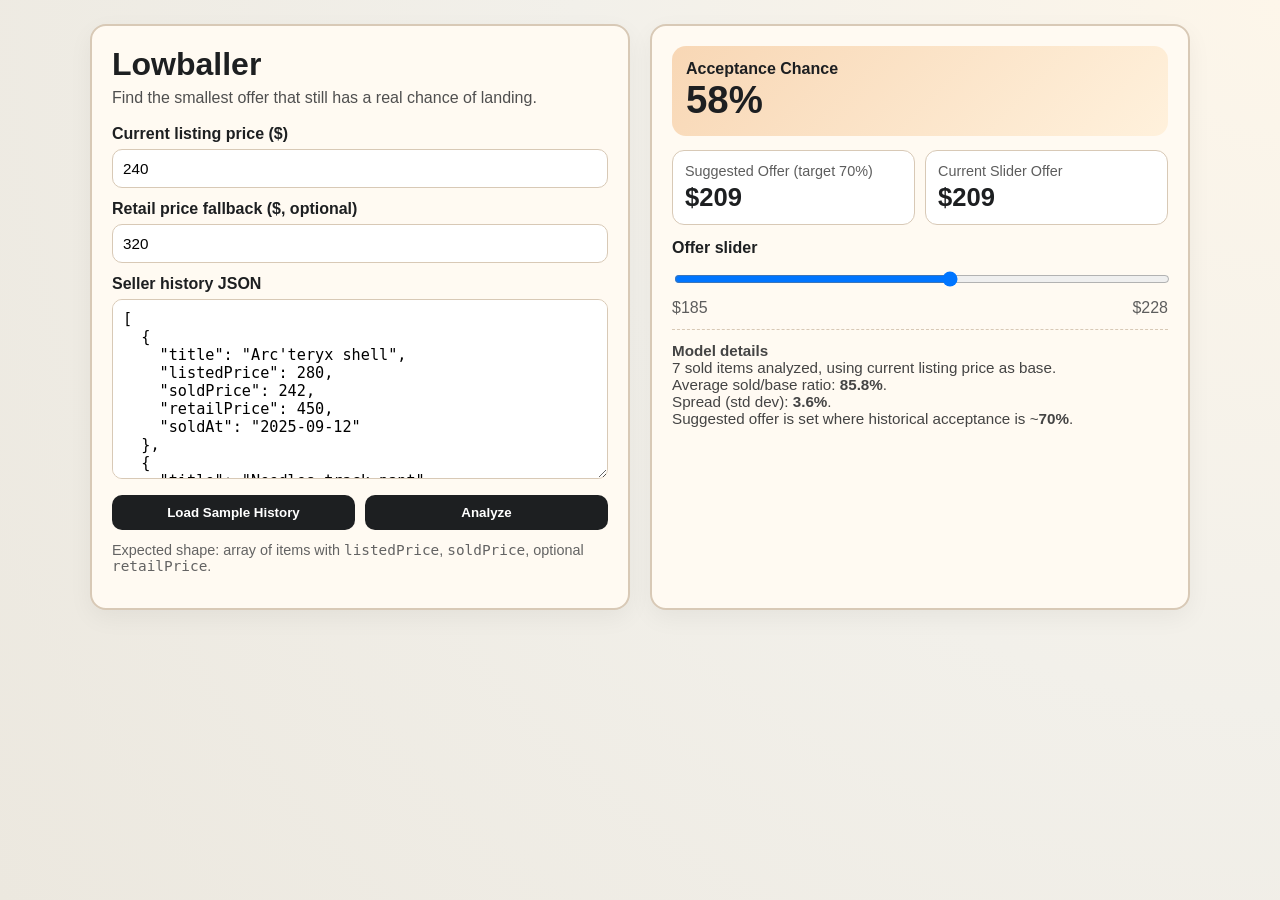
<file: index.html>
<!doctype html>
<html lang="en">
<head>
  <meta charset="UTF-8" />
  <meta name="viewport" content="width=device-width, initial-scale=1.0" />
  <title>Lowballer</title>
  <link rel="stylesheet" href="styles.css" />
</head>
<body>
  <main class="app-shell">
    <section class="panel panel-left">
      <h1>Lowballer</h1>
      <p class="tagline">Find the smallest offer that still has a real chance of landing.</p>

      <label for="listingPrice">Current listing price ($)</label>
      <input id="listingPrice" type="number" min="1" step="1" value="240" />

      <label for="retailPrice">Retail price fallback ($, optional)</label>
      <input id="retailPrice" type="number" min="1" step="1" value="320" />

      <label for="historyInput">Seller history JSON</label>
      <textarea id="historyInput" spellcheck="false"></textarea>

      <div class="button-row">
        <button id="loadSampleBtn" type="button">Load Sample History</button>
        <button id="analyzeBtn" type="button">Analyze</button>
      </div>

      <p class="hint">Expected shape: array of items with <code>listedPrice</code>, <code>soldPrice</code>, optional <code>retailPrice</code>.</p>
    </section>

    <section class="panel panel-right">
      <div class="meter-wrap">
        <div class="meter-label">Acceptance Chance</div>
        <div id="acceptanceValue" class="meter-value">--%</div>
      </div>

      <div class="offer-wrap">
        <div class="offer-card">
          <div class="offer-label">Suggested Offer (target 70%)</div>
          <div id="suggestedOffer" class="offer-value">$--</div>
        </div>
        <div class="offer-card">
          <div class="offer-label">Current Slider Offer</div>
          <div id="sliderOffer" class="offer-value">$--</div>
        </div>
      </div>

      <label for="offerSlider">Offer slider</label>
      <input id="offerSlider" type="range" min="0" max="100" step="1" value="50" />

      <div class="range-row">
        <span id="rangeMin">$--</span>
        <span id="rangeMax">$--</span>
      </div>

      <div id="modelNotes" class="model-notes"></div>
    </section>
  </main>

  <script type="module" src="app.js"></script>
</body>
</html>
</file>
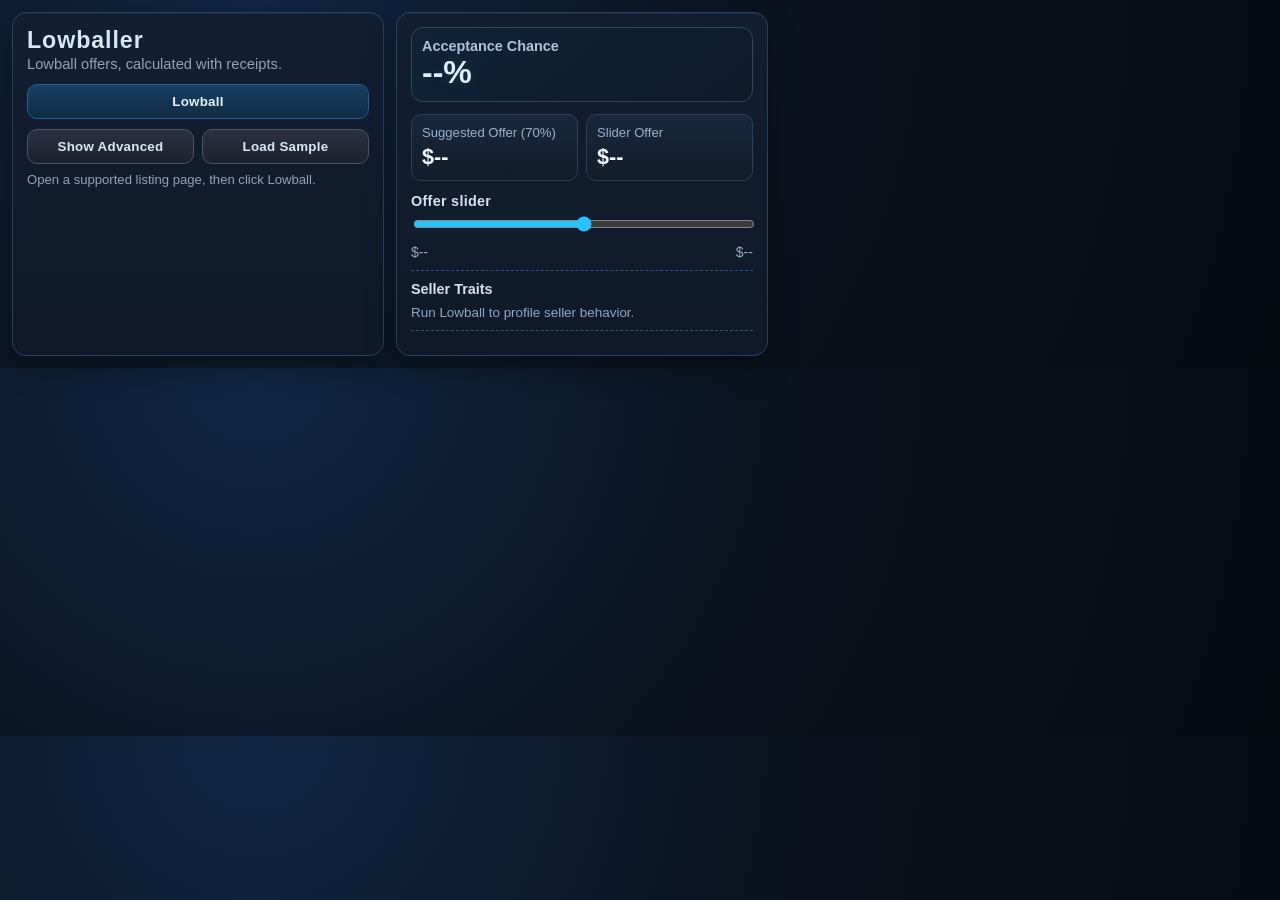
<file: popup.html>
<!doctype html>
<html lang="en">
<head>
  <meta charset="UTF-8" />
  <meta name="viewport" content="width=device-width, initial-scale=1.0" />
  <title>Lowballer</title>
  <link rel="stylesheet" href="popup.css" />
</head>
<body>
  <main class="app-shell">
    <section class="panel panel-left">
      <h1>Lowballer</h1>
      <p class="tagline">Lowball offers, calculated with receipts.</p>

      <div class="button-row top-row single">
        <button id="autoAnalyzeBtn" type="button">Lowball</button>
      </div>
      <div class="button-row">
        <button id="toggleAdvancedBtn" type="button" class="ghost">Show Advanced</button>
        <button id="loadSampleBtn" type="button" class="ghost">Load Sample</button>
      </div>

      <p id="pageStatus" class="status">Open a supported listing page, then click Lowball.</p>

      <div id="advancedPanel" class="hidden">
        <label for="listingPrice">Current listing price ($)</label>
        <input id="listingPrice" type="number" min="1" step="1" value="240" />

        <label for="retailPrice">Retail fallback ($, optional)</label>
        <input id="retailPrice" type="number" min="1" step="1" value="320" />

        <label for="historyInput">Seller history JSON</label>
        <textarea id="historyInput" spellcheck="false"></textarea>

        <div class="button-row">
          <button id="analyzeBtn" type="button">Analyze</button>
          <button id="clearBtn" type="button" class="ghost">Clear</button>
        </div>

        <p class="hint">Expected shape: array with <code>listedPrice</code>, <code>soldPrice</code>, optional <code>retailPrice</code>.</p>
      </div>
    </section>

    <section class="panel panel-right">
      <div class="meter-wrap">
        <div class="meter-label">Acceptance Chance</div>
        <div id="acceptanceValue" class="meter-value">--%</div>
      </div>

      <div class="offer-wrap">
        <div class="offer-card">
          <div class="offer-label">Suggested Offer (70%)</div>
          <div id="suggestedOffer" class="offer-value">$--</div>
        </div>
        <div class="offer-card">
          <div class="offer-label">Slider Offer</div>
          <div id="sliderOffer" class="offer-value">$--</div>
        </div>
      </div>

      <label for="offerSlider">Offer slider</label>
      <input id="offerSlider" type="range" min="0" max="100" step="1" value="50" />

      <div class="range-row">
        <span id="rangeMin">$--</span>
        <span id="rangeMax">$--</span>
      </div>

      <section class="traits-wrap">
        <div class="traits-label">Seller Traits</div>
        <div id="sellerTraits" class="traits-list">
          <span class="trait-empty">Run Lowball to profile seller behavior.</span>
        </div>
      </section>

      <div id="modelNotes" class="model-notes"></div>
    </section>
  </main>

  <script type="module" src="popup.js"></script>
</body>
</html>
</file>
<file: styles.css>
:root {
  --bg: #f2f0ea;
  --ink: #1d1f21;
  --accent: #d95f02;
  --accent-soft: #f8d7b5;
  --panel: #fffaf2;
  --border: #d8c9b6;
  --good: #2f855a;
  --warn: #c53030;
}

* {
  box-sizing: border-box;
}

body {
  margin: 0;
  font-family: "IBM Plex Sans", "Segoe UI", sans-serif;
  background: radial-gradient(circle at top right, #fdf6ea, var(--bg) 45%, #ece8df 100%);
  color: var(--ink);
  min-height: 100vh;
  padding: 24px;
}

.app-shell {
  max-width: 1100px;
  margin: 0 auto;
  display: grid;
  grid-template-columns: 1fr 1fr;
  gap: 20px;
}

.panel {
  background: var(--panel);
  border: 2px solid var(--border);
  border-radius: 16px;
  padding: 20px;
  box-shadow: 0 8px 24px rgba(0, 0, 0, 0.05);
}

h1 {
  margin: 0 0 6px;
  font-family: "Space Grotesk", "Segoe UI", sans-serif;
  font-size: 2rem;
}

.tagline {
  margin: 0 0 18px;
  color: #4f4f4f;
}

label {
  display: block;
  margin: 12px 0 6px;
  font-weight: 600;
}

input[type="number"],
textarea,
button,
input[type="range"] {
  width: 100%;
}

input[type="number"],
textarea {
  border: 1px solid var(--border);
  border-radius: 10px;
  padding: 10px;
  font-size: 0.95rem;
  background: #fff;
}

textarea {
  min-height: 180px;
  resize: vertical;
  font-family: "JetBrains Mono", Consolas, monospace;
}

button {
  border: none;
  border-radius: 10px;
  background: var(--ink);
  color: #fff;
  padding: 10px 12px;
  font-weight: 700;
  cursor: pointer;
}

button:hover {
  filter: brightness(1.08);
}

.button-row {
  margin-top: 12px;
  display: grid;
  grid-template-columns: 1fr 1fr;
  gap: 10px;
}

.hint {
  margin-top: 12px;
  color: #636363;
  font-size: 0.9rem;
}

.meter-wrap {
  background: linear-gradient(135deg, var(--accent-soft), #fff1dc);
  border-radius: 14px;
  padding: 14px;
}

.meter-label {
  font-weight: 700;
}

.meter-value {
  font-family: "Space Grotesk", "Segoe UI", sans-serif;
  font-size: 2.4rem;
  font-weight: 700;
}

.offer-wrap {
  margin: 14px 0;
  display: grid;
  grid-template-columns: 1fr 1fr;
  gap: 10px;
}

.offer-card {
  border: 1px solid var(--border);
  border-radius: 12px;
  padding: 12px;
  background: #fff;
}

.offer-label {
  color: #5d5d5d;
  font-size: 0.9rem;
}

.offer-value {
  margin-top: 4px;
  font-size: 1.6rem;
  font-weight: 700;
}

input[type="range"] {
  margin-top: 8px;
}

.range-row {
  margin-top: 8px;
  display: flex;
  justify-content: space-between;
  color: #5d5d5d;
}

.model-notes {
  margin-top: 12px;
  border-top: 1px dashed var(--border);
  padding-top: 12px;
  color: #444;
  font-size: 0.95rem;
}

.good {
  color: var(--good);
}

.warn {
  color: var(--warn);
}

@media (max-width: 850px) {
  .app-shell {
    grid-template-columns: 1fr;
  }
}
</file>
<file: popup.css>
:root {
  --bg: #0a111c;
  --bg-soft: #0f1928;
  --panel: #121f31;
  --panel-2: #18283d;
  --border: #284161;
  --ink: #e3eefb;
  --muted: #8fa4bf;
  --accent: #26c3ff;
  --good: #20d38c;
  --neutral: #ffb84a;
  --bad: #ff5a76;
}

* {
  box-sizing: border-box;
}

body {
  margin: 0;
  width: 780px;
  max-width: 100%;
  font-family: "Rajdhani", "IBM Plex Sans", "Segoe UI", sans-serif;
  background: radial-gradient(circle at 20% 0%, #102743 0%, var(--bg) 52%, #050a11 100%);
  color: var(--ink);
}

.app-shell {
  display: grid;
  grid-template-columns: 1fr 1fr;
  gap: 12px;
  padding: 12px;
}

.panel {
  background: linear-gradient(180deg, var(--panel) 0%, var(--bg-soft) 100%);
  border: 1px solid var(--border);
  border-radius: 14px;
  padding: 14px;
  box-shadow: inset 0 1px 0 rgba(255, 255, 255, 0.05), 0 12px 30px rgba(0, 0, 0, 0.3);
}

h1 {
  margin: 0;
  font-family: "Orbitron", "Space Grotesk", "Segoe UI", sans-serif;
  font-size: 1.45rem;
  letter-spacing: 0.04em;
  color: #d7e7fb;
}

.tagline {
  margin: 2px 0 12px;
  color: var(--muted);
  font-size: 0.92rem;
}

label {
  display: block;
  margin: 8px 0 5px;
  font-size: 0.9rem;
  letter-spacing: 0.02em;
  font-weight: 700;
  color: #d3e2f5;
}

input[type="number"],
textarea,
button,
input[type="range"] {
  width: 100%;
}

input[type="number"],
textarea {
  border: 1px solid #2e4f77;
  border-radius: 10px;
  padding: 8px;
  font-size: 0.92rem;
  color: var(--ink);
  background: #0a1523;
}

input[type="number"]:focus,
textarea:focus {
  outline: 1px solid #3f90d6;
}

textarea {
  min-height: 160px;
  resize: vertical;
  font-family: "IBM Plex Mono", Consolas, monospace;
}

button {
  border: 1px solid #255f96;
  border-radius: 10px;
  background: linear-gradient(180deg, #173f62, #102b43);
  color: #e7f3ff;
  padding: 9px 10px;
  font-weight: 700;
  letter-spacing: 0.02em;
  cursor: pointer;
}

button:hover {
  filter: brightness(1.08);
}

button.ghost {
  background: linear-gradient(180deg, #2a3040, #1d2230);
  border-color: #4a5568;
  color: #dbe7f6;
}

.button-row {
  margin-top: 10px;
  display: grid;
  grid-template-columns: 1fr 1fr;
  gap: 8px;
}

.button-row.single {
  grid-template-columns: 1fr;
}

.top-row {
  margin-top: 0;
}

.hint {
  margin: 10px 0 0;
  color: var(--muted);
  font-size: 0.82rem;
}

.status {
  margin: 8px 0 4px;
  font-size: 0.82rem;
  color: var(--muted);
}

.status.ok {
  color: var(--good);
}

.status.warn {
  color: var(--bad);
}

.meter-wrap {
  background: linear-gradient(140deg, #102338, #0d1a2a);
  border: 1px solid #2a4769;
  border-radius: 12px;
  padding: 10px;
}

.meter-label {
  font-weight: 700;
  font-size: 0.9rem;
  color: #afc4de;
}

.meter-value {
  font-family: "Orbitron", "Space Grotesk", "Segoe UI", sans-serif;
  font-size: 2rem;
  font-weight: 700;
  color: #dfefff;
  text-shadow: 0 0 14px rgba(38, 195, 255, 0.15);
}

.offer-wrap {
  margin: 12px 0;
  display: grid;
  grid-template-columns: 1fr 1fr;
  gap: 8px;
}

.offer-card {
  border: 1px solid var(--border);
  border-radius: 10px;
  padding: 10px;
  background: linear-gradient(180deg, var(--panel-2), #121c2a);
}

.offer-label {
  color: #99b2ce;
  font-size: 0.82rem;
}

.offer-value {
  margin-top: 4px;
  font-size: 1.35rem;
  font-weight: 700;
  color: #f1f7ff;
}

input[type="range"] {
  accent-color: var(--accent);
}

.range-row {
  margin-top: 8px;
  display: flex;
  justify-content: space-between;
  color: #93abc4;
  font-size: 0.88rem;
}

.traits-wrap {
  margin-top: 10px;
  padding-top: 10px;
  border-top: 1px dashed #35557c;
}

.traits-label {
  font-weight: 700;
  color: #d4e2f5;
  font-size: 0.9rem;
}

.traits-list {
  margin-top: 8px;
  display: flex;
  flex-wrap: wrap;
  gap: 8px;
}

.trait-chip {
  position: relative;
  display: inline-flex;
  align-items: center;
  border: 1px solid #35658d;
  border-radius: 999px;
  padding: 6px 10px;
  background: linear-gradient(180deg, #19304a, #11253a);
  color: #d8ecff;
  font-size: 0.78rem;
  font-weight: 700;
  letter-spacing: 0.03em;
  cursor: help;
}

.trait-chip.aggressive {
  border-color: #2f8366;
  background: linear-gradient(180deg, #1b3e39, #122c27);
  color: #cdfbe9;
}

.trait-chip.defensive {
  border-color: #8c5e45;
  background: linear-gradient(180deg, #46301e, #352417);
  color: #ffe7c8;
}

.trait-chip.steady {
  border-color: #466f92;
  background: linear-gradient(180deg, #1a3146, #122737);
  color: #d5ecff;
}

.trait-chip::after {
  content: attr(data-tip);
  position: absolute;
  z-index: 4;
  left: 0;
  bottom: calc(100% + 10px);
  transform: translateY(6px);
  width: 230px;
  max-width: 260px;
  border: 1px solid #3f5d80;
  border-radius: 10px;
  padding: 8px 10px;
  background: linear-gradient(180deg, #0f1b2b, #0a1422);
  color: #d8e9fa;
  font-size: 0.77rem;
  line-height: 1.35;
  white-space: normal;
  letter-spacing: normal;
  text-transform: none;
  pointer-events: none;
  opacity: 0;
  box-shadow: 0 8px 24px rgba(0, 0, 0, 0.4);
  transition: opacity 140ms ease, transform 140ms ease;
}

.trait-chip:hover::after,
.trait-chip:focus-visible::after {
  opacity: 1;
  transform: translateY(0);
}

.trait-empty {
  color: #91a8c3;
  font-size: 0.84rem;
}

.model-notes {
  margin-top: 10px;
  border-top: 1px dashed #35557c;
  padding-top: 10px;
  color: #c0d3e8;
  font-size: 0.88rem;
}

.good {
  color: var(--good);
  text-shadow: 0 0 12px rgba(32, 211, 140, 0.28);
}

.neutral {
  color: var(--neutral);
  text-shadow: 0 0 12px rgba(255, 184, 74, 0.24);
}

.bad {
  color: var(--bad);
  text-shadow: 0 0 12px rgba(255, 90, 118, 0.28);
}

.hailmary {
  color: var(--bad);
  font-size: 1.28rem;
  text-shadow: 0 0 10px rgba(255, 90, 118, 0.28);
  letter-spacing: 0.02em;
}

.warn {
  color: var(--bad);
}

.hidden {
  display: none;
}

code {
  background: rgba(23, 45, 70, 0.8);
  border: 1px solid #2f547b;
  border-radius: 4px;
  padding: 0 4px;
}

@media (max-width: 700px) {
  body {
    width: 430px;
  }

  .app-shell {
    grid-template-columns: 1fr;
  }
}
</file>
